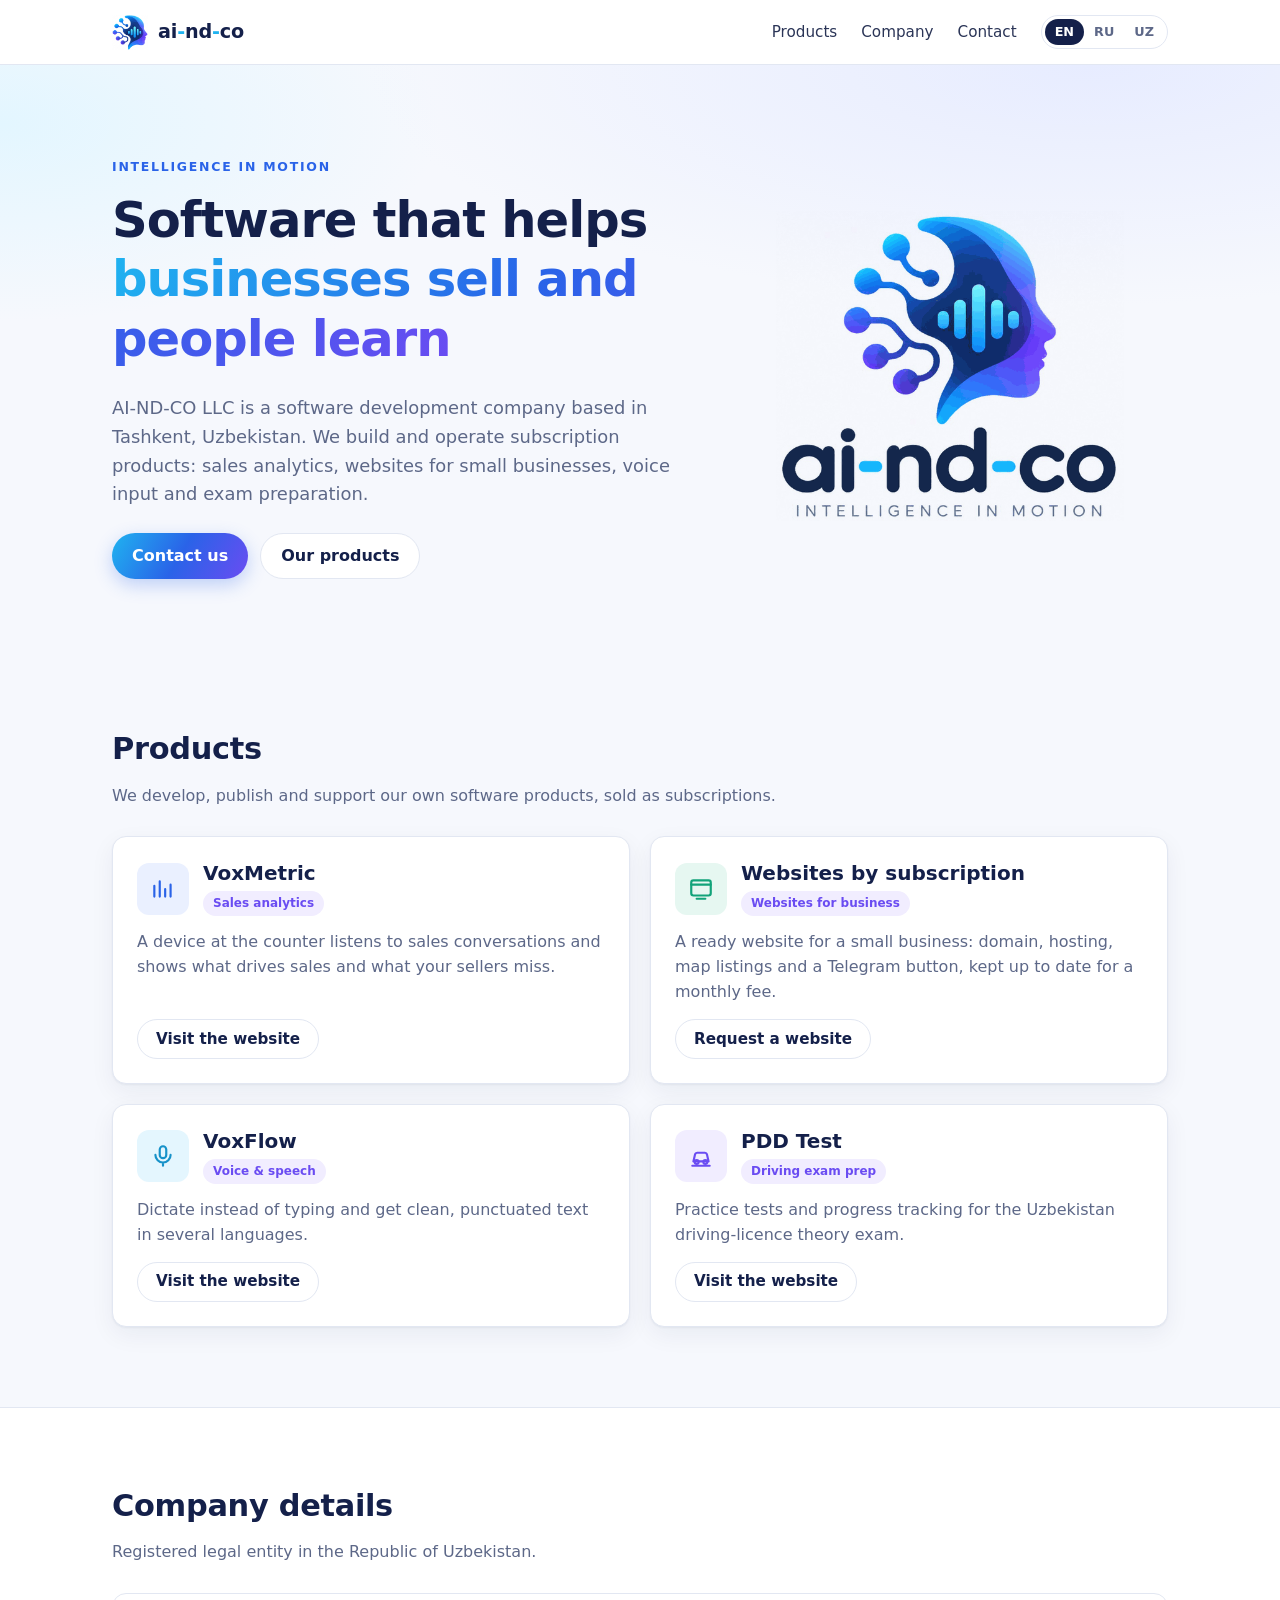
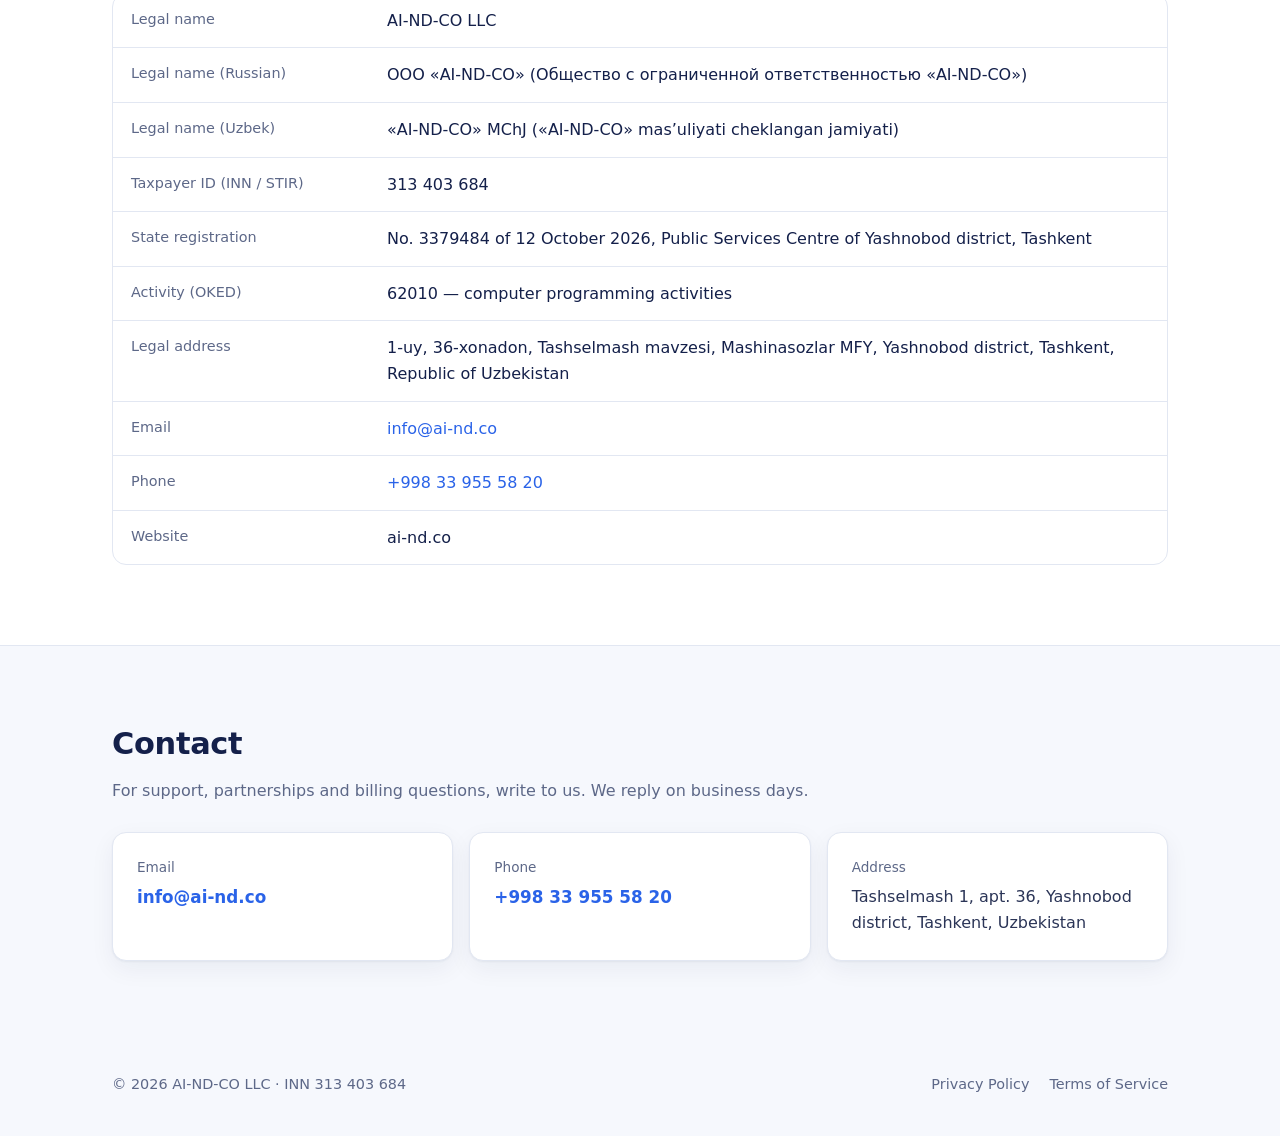
<file: index.html>
<!doctype html>
<html lang="en">
<head>
  <meta charset="utf-8">
  <meta name="viewport" content="width=device-width, initial-scale=1">
  <title data-title-ru="ООО «AI-ND-CO» — разработка программного обеспечения" data-title-uz="«AI-ND-CO» MChJ — dasturiy ta’minot ishlab chiqish">AI-ND-CO LLC — software development</title>
  <meta name="description" content="AI-ND-CO LLC (ООО «AI-ND-CO») is a software development company in Tashkent, Uzbekistan. Products: VoxMetric sales analytics, websites by subscription, VoxFlow, PDD Test.">
  <link rel="icon" type="image/png" href="assets/favicon.png">
  <link rel="stylesheet" href="assets/style.css">
  <script src="assets/index-i18n.js" defer></script>
  <script src="assets/i18n.js" defer></script>
</head>
<body>
  <header class="site-header">
    <div class="wrap">
      <a class="brand" href="#top" aria-label="ai-nd-co home">
        <img src="assets/ai-nd-co-mark.png" alt="" width="36" height="35">
        <span>ai<span class="dash">-</span>nd<span class="dash">-</span>co</span>
      </a>
      <nav class="nav" aria-label="Sections">
        <a href="#products" data-i18n="nav_products">Products</a>
        <a href="#company" data-i18n="nav_company">Company</a>
        <a href="#contact" data-i18n="nav_contact">Contact</a>
      </nav>
      <div class="lang" role="group" aria-label="Language">
        <button type="button" data-set-lang="en" aria-pressed="true">EN</button>
        <button type="button" data-set-lang="ru" aria-pressed="false">RU</button>
        <button type="button" data-set-lang="uz" aria-pressed="false">UZ</button>
      </div>
    </div>
  </header>

  <main id="top">
    <section class="hero">
      <div class="wrap">
        <div>
          <span class="eyebrow">Intelligence in Motion</span>
          <h1 data-i18n="hero_title">Software that helps <span class="gradient-text">businesses sell and people learn</span></h1>
          <p class="lead" data-i18n="hero_lead">AI-ND-CO LLC is a software development company based in Tashkent, Uzbekistan. We build and operate subscription products: sales analytics, websites for small businesses, voice input and exam preparation.</p>
          <div class="actions">
            <a class="btn btn-primary" href="mailto:info@ai-nd.co" data-i18n="cta_contact">Contact us</a>
            <a class="btn btn-ghost" href="#products" data-i18n="cta_products">Our products</a>
          </div>
        </div>
        <img class="hero-logo" src="assets/ai-nd-co-logo.png" alt="ai-nd-co — Intelligence in Motion" width="560" height="500">
      </div>
    </section>

    <section class="block" id="products">
      <div class="wrap">
        <div class="section-head">
          <h2 data-i18n="products_title">Products</h2>
          <p data-i18n="products_lead">We develop, publish and support our own software products, sold as subscriptions.</p>
        </div>
        <div class="cards products">
          <article class="card product p-vm">
            <div class="card-head">
              <div class="icon" aria-hidden="true"><svg viewBox="0 0 24 24"><path d="M4 19V9M9 19V5M14 19v-7M19 19V8"/></svg></div>
              <div>
                <h3>VoxMetric</h3>
                <span class="tag" data-i18n="vm_tag">Sales analytics</span>
              </div>
            </div>
            <p data-i18n="vm_text">A device at the counter listens to sales conversations and shows what drives sales and what your sellers miss.</p>
            <a class="btn btn-ghost more" href="https://vox-metric.online" data-i18n="more_site">Visit the website</a>
          </article>
          <article class="card product p-sites">
            <div class="card-head">
              <div class="icon" aria-hidden="true"><svg viewBox="0 0 24 24"><rect x="3" y="4" width="18" height="14" rx="2"/><path d="M3 8h18M8 21h8"/></svg></div>
              <div>
                <h3><span data-i18n="sites_name">Websites by subscription</span></h3>
                <span class="tag" data-i18n="sites_tag">Websites for business</span>
              </div>
            </div>
            <p data-i18n="sites_text">A ready website for a small business: domain, hosting, map listings and a Telegram button, kept up to date for a monthly fee.</p>
            <a class="btn btn-ghost more" href="#contact" data-i18n="more_request">Request a website</a>
          </article>
          <article class="card product p-vox">
            <div class="card-head">
              <div class="icon" aria-hidden="true"><svg viewBox="0 0 24 24"><rect x="9" y="3" width="6" height="11" rx="3"/><path d="M5 11a7 7 0 0 0 14 0M12 18v3"/></svg></div>
              <div>
                <h3>VoxFlow</h3>
                <span class="tag" data-i18n="vox_tag">Voice &amp; speech</span>
              </div>
            </div>
            <p data-i18n="vox_text">Dictate instead of typing and get clean, punctuated text in several languages.</p>
            <a class="btn btn-ghost more" href="https://vox-flow.app" data-i18n="more_site">Visit the website</a>
          </article>
          <article class="card product p-pdd">
            <div class="card-head">
              <div class="icon" aria-hidden="true"><svg viewBox="0 0 24 24"><path d="M5 17h14l-1.5-6.5A2 2 0 0 0 15.6 9H8.4a2 2 0 0 0-1.9 1.5Z"/><circle cx="8" cy="17.5" r="1.8"/><circle cx="16" cy="17.5" r="1.8"/><path d="M4 21h16"/></svg></div>
              <div>
                <h3>PDD Test</h3>
                <span class="tag" data-i18n="pdd_tag">Driving exam prep</span>
              </div>
            </div>
            <p data-i18n="pdd_text">Practice tests and progress tracking for the Uzbekistan driving-licence theory exam.</p>
            <a class="btn btn-ghost more" href="https://pdd-test.online" data-i18n="more_site">Visit the website</a>
          </article>
        </div>
      </div>
    </section>

    <section class="block alt" id="company">
      <div class="wrap">
        <div class="section-head">
          <h2 data-i18n="company_title">Company details</h2>
          <p data-i18n="company_lead">Registered legal entity in the Republic of Uzbekistan.</p>
        </div>
        <dl class="details">
          <div><dt data-i18n="d_name_en">Legal name</dt><dd>AI-ND-CO LLC</dd></div>
          <div><dt data-i18n="d_name_ru">Legal name (Russian)</dt><dd>ООО «AI-ND-CO» (Общество с ограниченной ответственностью «AI-ND-CO»)</dd></div>
          <div><dt data-i18n="d_name_uz">Legal name (Uzbek)</dt><dd>«AI-ND-CO» MChJ («AI-ND-CO» mas’uliyati cheklangan jamiyati)</dd></div>
          <div><dt data-i18n="d_inn">Taxpayer ID (INN / STIR)</dt><dd>313 403 684</dd></div>
          <div><dt data-i18n="d_reg">State registration</dt><dd data-i18n="d_reg_v">No. 3379484 of 12 October 2026, Public Services Centre of Yashnobod district, Tashkent</dd></div>
          <div><dt data-i18n="d_okved">Activity (OKED)</dt><dd data-i18n="d_okved_v">62010 — computer programming activities</dd></div>
          <div><dt data-i18n="d_addr">Legal address</dt><dd>1-uy, 36-xonadon, Tashselmash mavzesi, Mashinasozlar MFY, <span data-i18n="d_addr_v">Yashnobod district, Tashkent, Republic of Uzbekistan</span></dd></div>
          <div><dt data-i18n="d_email">Email</dt><dd><a href="mailto:info@ai-nd.co">info@ai-nd.co</a></dd></div>
          <div><dt data-i18n="d_phone">Phone</dt><dd><a href="tel:+998339555820">+998 33 955 58 20</a></dd></div>
          <div><dt data-i18n="d_web">Website</dt><dd>ai-nd.co</dd></div>
        </dl>
      </div>
    </section>

    <section class="block" id="contact">
      <div class="wrap">
        <div class="section-head">
          <h2 data-i18n="contact_title">Contact</h2>
          <p data-i18n="contact_lead">For support, partnerships and billing questions, write to us. We reply on business days.</p>
        </div>
        <div class="contact">
          <div class="card"><span class="label" data-i18n="c_email">Email</span><a href="mailto:info@ai-nd.co">info@ai-nd.co</a></div>
          <div class="card"><span class="label" data-i18n="c_phone">Phone</span><a href="tel:+998339555820">+998 33 955 58 20</a></div>
          <div class="card"><span class="label" data-i18n="c_addr">Address</span><span data-i18n="c_addr_v">Tashselmash 1, apt. 36, Yashnobod district, Tashkent, Uzbekistan</span></div>
        </div>
      </div>
    </section>
  </main>

  <footer class="site-footer">
    <div class="wrap">
      <span>© 2026 AI-ND-CO LLC · <span data-i18n="f_inn">INN</span> 313 403 684</span>
      <nav aria-label="Legal">
        <a href="privacy.html" data-page="privacy.html" data-i18n="f_privacy">Privacy Policy</a>
        <a href="terms.html" data-page="terms.html" data-i18n="f_terms">Terms of Service</a>
      </nav>
    </div>
  </footer>
</body>
</html>
</file>
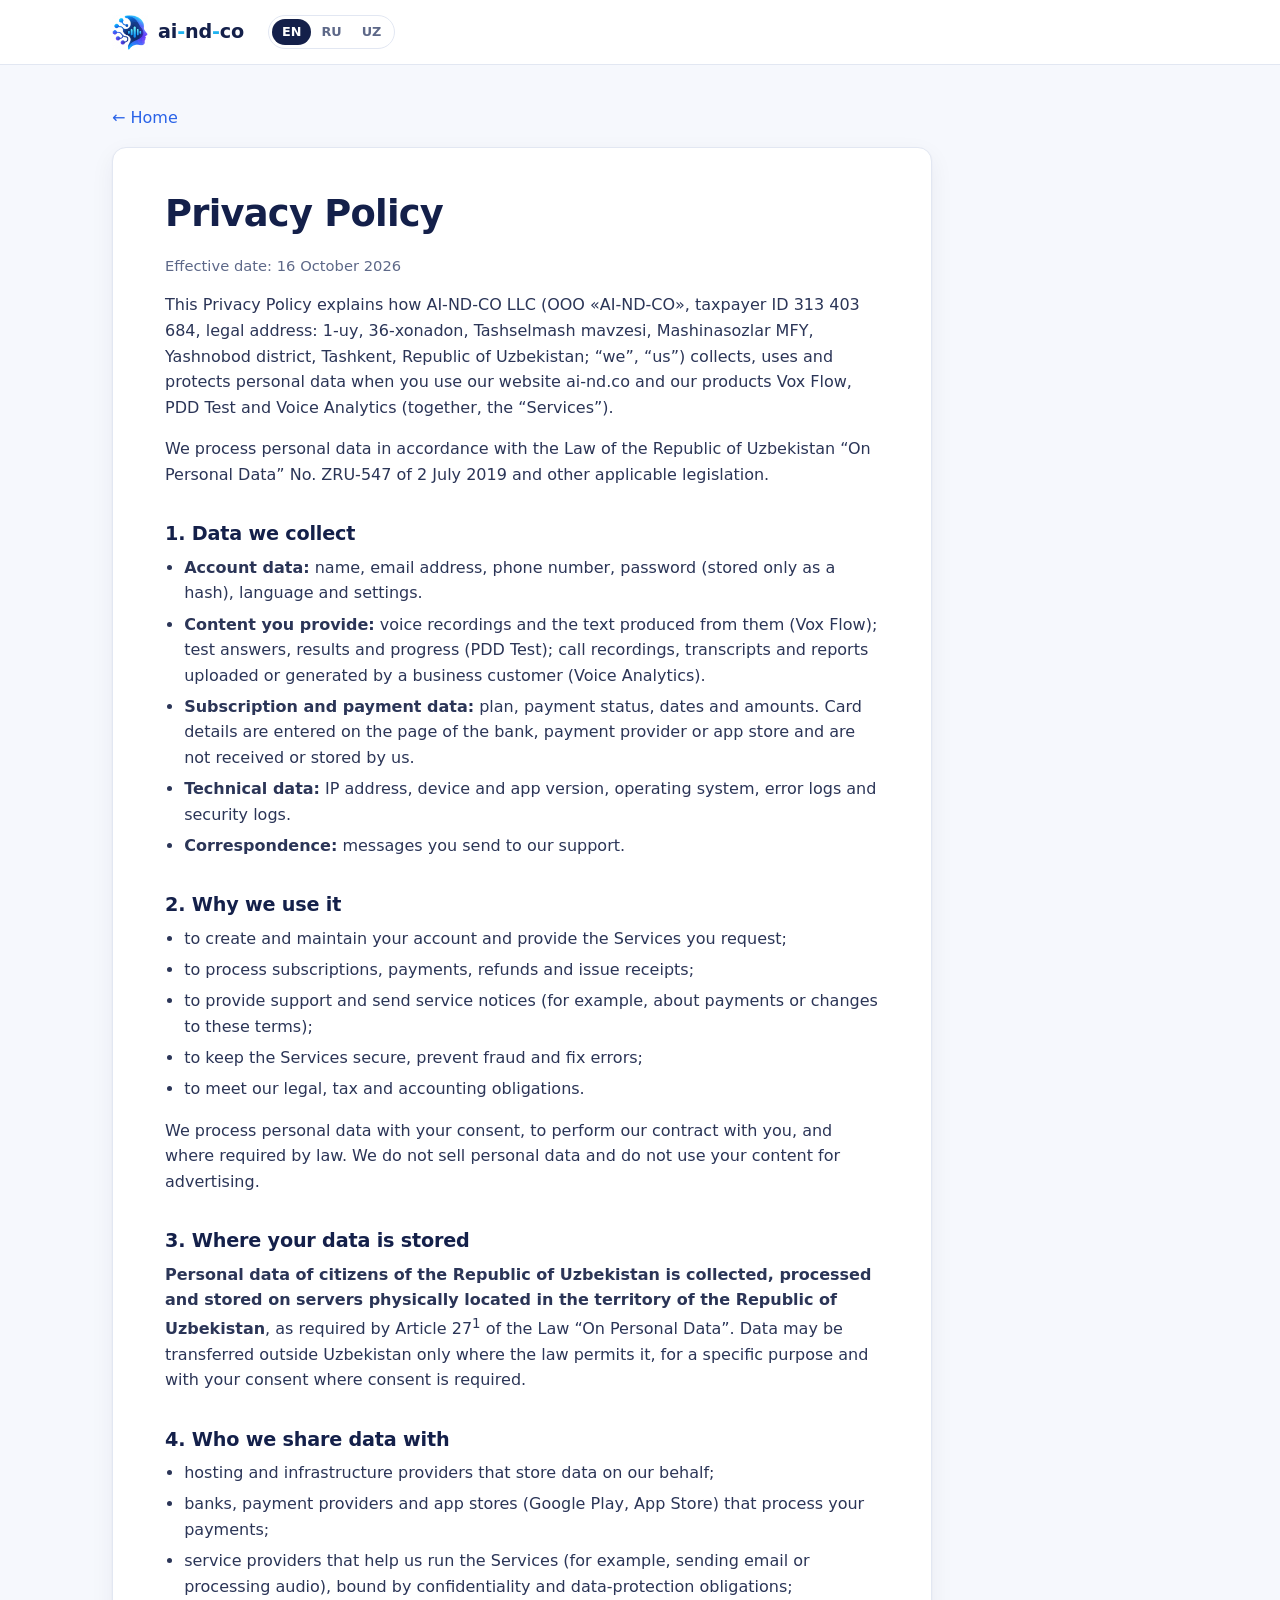
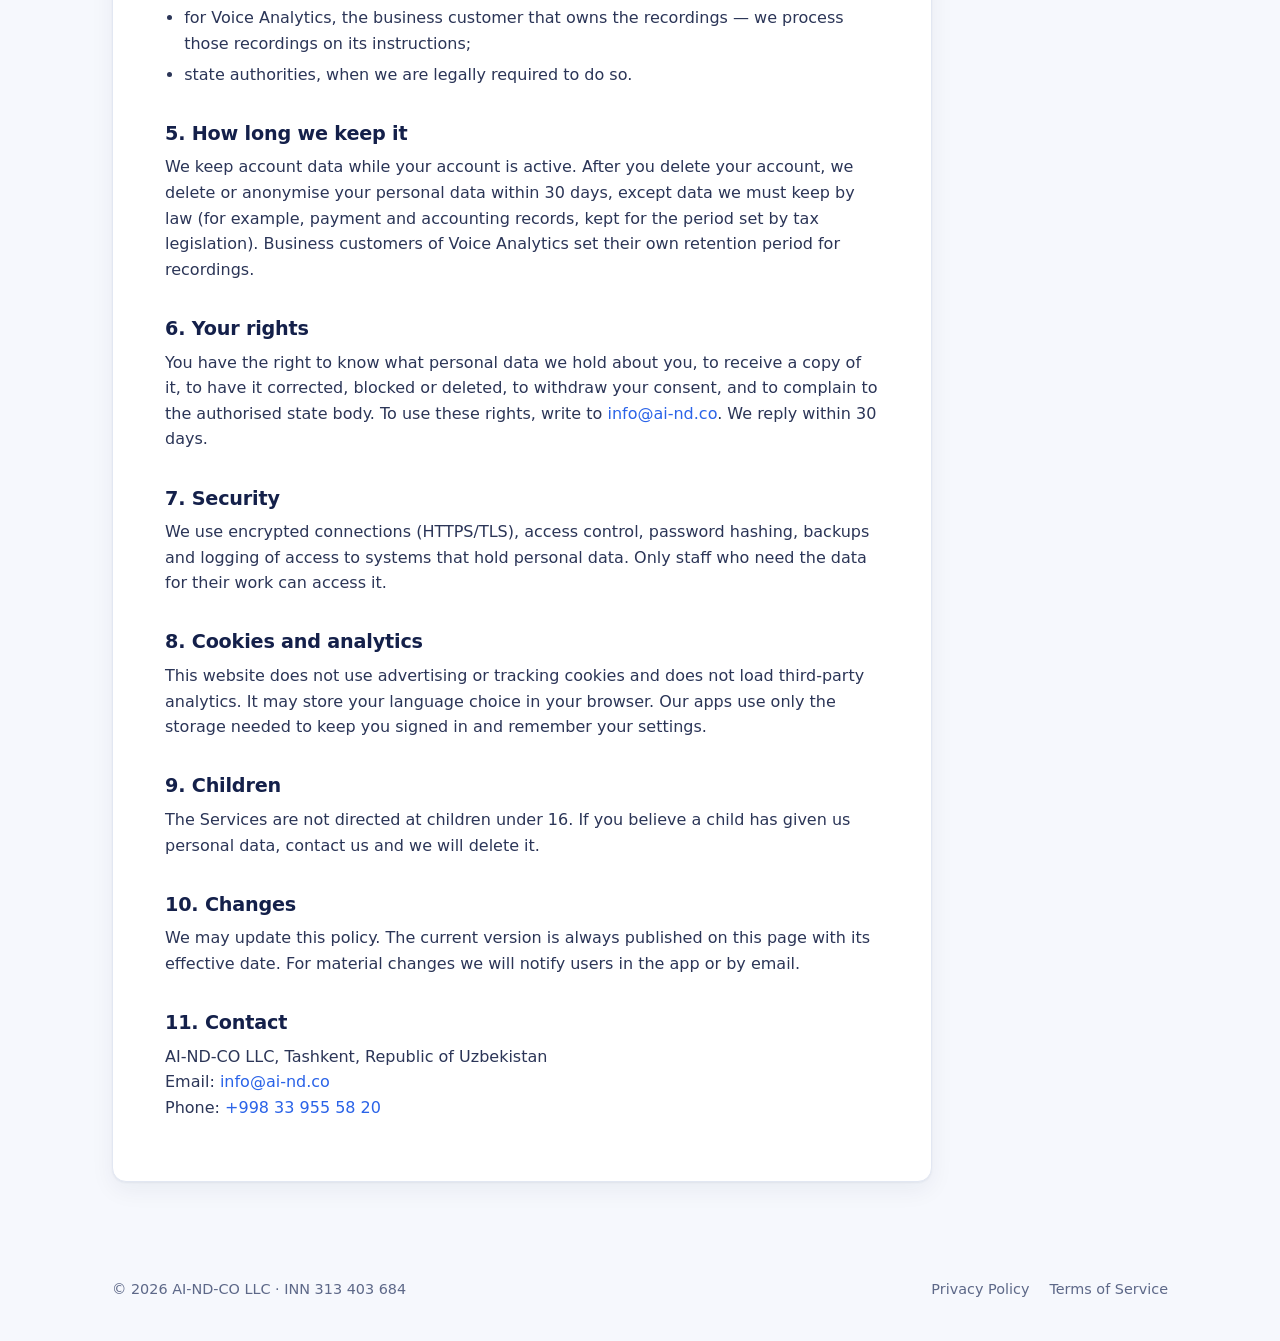
<file: privacy.html>
<!doctype html>
<html lang="en">
<head>
  <meta charset="utf-8">
  <meta name="viewport" content="width=device-width, initial-scale=1">
  <title data-title-ru="Политика конфиденциальности — ООО «AI-ND-CO»" data-title-uz="Maxfiylik siyosati — «AI-ND-CO» MChJ">Privacy Policy — AI-ND-CO LLC</title>
  <meta name="description" content="Privacy Policy of AI-ND-CO LLC (ООО «AI-ND-CO»), Tashkent, Uzbekistan.">
  <link rel="icon" type="image/png" href="assets/favicon.png">
  <link rel="stylesheet" href="assets/style.css">
  <script src="assets/legal-i18n.js" defer></script>
  <script src="assets/i18n.js" defer></script>
</head>
<body>
  <header class="site-header">
    <div class="wrap">
      <a class="brand" href="index.html" data-page="index.html" aria-label="ai-nd-co home">
        <img src="assets/ai-nd-co-mark.png" alt="" width="36" height="35">
        <span>ai<span class="dash">-</span>nd<span class="dash">-</span>co</span>
      </a>
      <div class="lang" role="group" aria-label="Language">
        <button type="button" data-set-lang="en" aria-pressed="true">EN</button>
        <button type="button" data-set-lang="ru" aria-pressed="false">RU</button>
        <button type="button" data-set-lang="uz" aria-pressed="false">UZ</button>
      </div>
    </div>
  </header>

  <main class="legal">
    <div class="wrap">
      <p><a href="index.html" data-page="index.html" data-i18n="back">← Home</a></p>
      <article>

        <div data-lang="en">
          <h1>Privacy Policy</h1>
          <p class="meta">Effective date: 16 October 2026</p>

          <p>This Privacy Policy explains how AI-ND-CO LLC (ООО «AI-ND-CO», taxpayer ID 313 403 684, legal address: 1-uy, 36-xonadon, Tashselmash mavzesi, Mashinasozlar MFY, Yashnobod district, Tashkent, Republic of Uzbekistan; “we”, “us”) collects, uses and protects personal data when you use our website ai-nd.co and our products Vox Flow, PDD Test and Voice Analytics (together, the “Services”).</p>
          <p>We process personal data in accordance with the Law of the Republic of Uzbekistan “On Personal Data” No. ZRU-547 of 2 July 2019 and other applicable legislation.</p>

          <h2>1. Data we collect</h2>
          <ul>
            <li><strong>Account data:</strong> name, email address, phone number, password (stored only as a hash), language and settings.</li>
            <li><strong>Content you provide:</strong> voice recordings and the text produced from them (Vox Flow); test answers, results and progress (PDD Test); call recordings, transcripts and reports uploaded or generated by a business customer (Voice Analytics).</li>
            <li><strong>Subscription and payment data:</strong> plan, payment status, dates and amounts. Card details are entered on the page of the bank, payment provider or app store and are not received or stored by us.</li>
            <li><strong>Technical data:</strong> IP address, device and app version, operating system, error logs and security logs.</li>
            <li><strong>Correspondence:</strong> messages you send to our support.</li>
          </ul>

          <h2>2. Why we use it</h2>
          <ul>
            <li>to create and maintain your account and provide the Services you request;</li>
            <li>to process subscriptions, payments, refunds and issue receipts;</li>
            <li>to provide support and send service notices (for example, about payments or changes to these terms);</li>
            <li>to keep the Services secure, prevent fraud and fix errors;</li>
            <li>to meet our legal, tax and accounting obligations.</li>
          </ul>
          <p>We process personal data with your consent, to perform our contract with you, and where required by law. We do not sell personal data and do not use your content for advertising.</p>

          <h2>3. Where your data is stored</h2>
          <p><strong>Personal data of citizens of the Republic of Uzbekistan is collected, processed and stored on servers physically located in the territory of the Republic of Uzbekistan</strong>, as required by Article 27<sup>1</sup> of the Law “On Personal Data”. Data may be transferred outside Uzbekistan only where the law permits it, for a specific purpose and with your consent where consent is required.</p>

          <h2>4. Who we share data with</h2>
          <ul>
            <li>hosting and infrastructure providers that store data on our behalf;</li>
            <li>banks, payment providers and app stores (Google Play, App Store) that process your payments;</li>
            <li>service providers that help us run the Services (for example, sending email or processing audio), bound by confidentiality and data-protection obligations;</li>
            <li>for Voice Analytics, the business customer that owns the recordings — we process those recordings on its instructions;</li>
            <li>state authorities, when we are legally required to do so.</li>
          </ul>

          <h2>5. How long we keep it</h2>
          <p>We keep account data while your account is active. After you delete your account, we delete or anonymise your personal data within 30 days, except data we must keep by law (for example, payment and accounting records, kept for the period set by tax legislation). Business customers of Voice Analytics set their own retention period for recordings.</p>

          <h2>6. Your rights</h2>
          <p>You have the right to know what personal data we hold about you, to receive a copy of it, to have it corrected, blocked or deleted, to withdraw your consent, and to complain to the authorised state body. To use these rights, write to <a href="mailto:info@ai-nd.co">info@ai-nd.co</a>. We reply within 30 days.</p>

          <h2>7. Security</h2>
          <p>We use encrypted connections (HTTPS/TLS), access control, password hashing, backups and logging of access to systems that hold personal data. Only staff who need the data for their work can access it.</p>

          <h2>8. Cookies and analytics</h2>
          <p>This website does not use advertising or tracking cookies and does not load third-party analytics. It may store your language choice in your browser. Our apps use only the storage needed to keep you signed in and remember your settings.</p>

          <h2>9. Children</h2>
          <p>The Services are not directed at children under 16. If you believe a child has given us personal data, contact us and we will delete it.</p>

          <h2>10. Changes</h2>
          <p>We may update this policy. The current version is always published on this page with its effective date. For material changes we will notify users in the app or by email.</p>

          <h2>11. Contact</h2>
          <p>AI-ND-CO LLC, Tashkent, Republic of Uzbekistan<br>
          Email: <a href="mailto:info@ai-nd.co">info@ai-nd.co</a><br>
          Phone: <a href="tel:+998339555820">+998 33 955 58 20</a></p>
        </div>

        <div data-lang="uz" hidden>
          <p class="notice">Ushbu hujjatning rus tilidagi matni quyida keltirilgan. O‘zbek tilidagi matnni so‘rov bo‘yicha <a href="mailto:info@ai-nd.co">info@ai-nd.co</a> manzilidan olishingiz mumkin.</p>
        </div>

        <div data-lang="ru uz" hidden>
          <h1>Политика конфиденциальности</h1>
          <p class="meta">Действует с 16 октября 2026 г.</p>

          <p>Настоящая Политика описывает, как ООО «AI-ND-CO» (AI-ND-CO LLC, ИНН 313 403 684, юридический адрес: Республика Узбекистан, г. Ташкент, Яшнабадский район, Mashinasozlar MFY, Tashselmash mavzesi, 1-uy, 36-xonadon; «мы») собирает, использует и защищает персональные данные при использовании сайта ai-nd.co и наших продуктов Vox Flow, PDD Test и Voice Analytics (вместе — «Сервисы»).</p>
          <p>Мы обрабатываем персональные данные в соответствии с Законом Республики Узбекистан «О персональных данных» № ЗРУ-547 от 2 июля 2019 г. и иным применимым законодательством.</p>

          <h2>1. Какие данные мы собираем</h2>
          <ul>
            <li><strong>Данные учётной записи:</strong> имя, адрес эл. почты, номер телефона, пароль (хранится только в виде хеша), язык и настройки.</li>
            <li><strong>Ваш контент:</strong> голосовые записи и полученный из них текст (Vox Flow); ответы на тесты, результаты и прогресс (PDD Test); записи звонков, расшифровки и отчёты, загруженные или созданные бизнес-клиентом (Voice Analytics).</li>
            <li><strong>Данные о подписке и оплате:</strong> тариф, статус, даты и суммы платежей. Данные карты вводятся на странице банка, платёжной организации или магазина приложений; мы их не получаем и не храним.</li>
            <li><strong>Технические данные:</strong> IP-адрес, устройство и версия приложения, операционная система, журналы ошибок и безопасности.</li>
            <li><strong>Переписка:</strong> сообщения, которые вы отправляете в поддержку.</li>
          </ul>

          <h2>2. Для чего мы их используем</h2>
          <ul>
            <li>создание и ведение учётной записи, предоставление запрошенных Сервисов;</li>
            <li>оформление подписок, приём платежей, возвраты и выдача чеков;</li>
            <li>поддержка и служебные уведомления (например, об оплате или изменении условий);</li>
            <li>безопасность Сервисов, предотвращение мошенничества и исправление ошибок;</li>
            <li>исполнение требований законодательства, налогового и бухгалтерского учёта.</li>
          </ul>
          <p>Основания обработки: ваше согласие, исполнение договора с вами и требования закона. Мы не продаём персональные данные и не используем ваш контент для рекламы.</p>

          <h2>3. Где хранятся данные</h2>
          <p><strong>Персональные данные граждан Республики Узбекистан собираются, обрабатываются и хранятся на серверах, физически расположенных на территории Республики Узбекистан</strong>, как требует статья 27<sup>1</sup> Закона «О персональных данных». Передача данных за пределы Узбекистана возможна только в случаях, допускаемых законом, для определённой цели и с вашего согласия, если оно требуется.</p>

          <h2>4. Кому мы передаём данные</h2>
          <ul>
            <li>провайдерам хостинга и инфраструктуры, которые хранят данные по нашему поручению;</li>
            <li>банкам, платёжным организациям и магазинам приложений (Google Play, App Store), которые проводят ваши платежи;</li>
            <li>подрядчикам, помогающим работе Сервисов (например, отправка писем или обработка аудио), связанным обязательствами о конфиденциальности и защите данных;</li>
            <li>в Voice Analytics — бизнес-клиенту, которому принадлежат записи: мы обрабатываем их по его поручению;</li>
            <li>государственным органам — в случаях, предусмотренных законом.</li>
          </ul>

          <h2>5. Сроки хранения</h2>
          <p>Данные учётной записи хранятся, пока она активна. После удаления учётной записи мы удаляем или обезличиваем персональные данные в течение 30 дней, кроме данных, которые обязаны хранить по закону (например, платёжные и бухгалтерские документы — в течение срока, установленного налоговым законодательством). Бизнес-клиенты Voice Analytics сами устанавливают срок хранения записей.</p>

          <h2>6. Ваши права</h2>
          <p>Вы вправе знать, какие ваши персональные данные у нас есть, получить их копию, потребовать их уточнения, блокирования или удаления, отозвать согласие и обратиться с жалобой в уполномоченный государственный орган. Для этого напишите на <a href="mailto:info@ai-nd.co">info@ai-nd.co</a>. Мы отвечаем в течение 30 дней.</p>

          <h2>7. Безопасность</h2>
          <p>Мы используем шифрованные соединения (HTTPS/TLS), разграничение доступа, хеширование паролей, резервное копирование и журналирование доступа к системам с персональными данными. Доступ есть только у сотрудников, которым данные нужны для работы.</p>

          <h2>8. Cookie и аналитика</h2>
          <p>Сайт не использует рекламные и отслеживающие cookie и не подключает сторонние системы аналитики. В браузере может сохраняться выбранный язык. Приложения используют только хранилище, необходимое для входа в учётную запись и сохранения настроек.</p>

          <h2>9. Дети</h2>
          <p>Сервисы не предназначены для детей младше 16 лет. Если вы считаете, что ребёнок передал нам персональные данные, напишите нам, и мы их удалим.</p>

          <h2>10. Изменения</h2>
          <p>Мы можем обновлять Политику. Действующая редакция с датой вступления в силу всегда опубликована на этой странице. О существенных изменениях мы сообщаем в приложении или по эл. почте.</p>

          <h2>11. Контакты</h2>
          <p>ООО «AI-ND-CO», г. Ташкент, Республика Узбекистан<br>
          Эл. почта: <a href="mailto:info@ai-nd.co">info@ai-nd.co</a><br>
          Телефон: <a href="tel:+998339555820">+998 33 955 58 20</a></p>
        </div>

      </article>
    </div>
  </main>

  <footer class="site-footer">
    <div class="wrap">
      <span>© 2026 AI-ND-CO LLC · <span data-i18n="f_inn">INN</span> 313 403 684</span>
      <nav aria-label="Legal">
        <a href="privacy.html" data-page="privacy.html" data-i18n="f_privacy">Privacy Policy</a>
        <a href="terms.html" data-page="terms.html" data-i18n="f_terms">Terms of Service</a>
      </nav>
    </div>
  </footer>
</body>
</html>
</file>
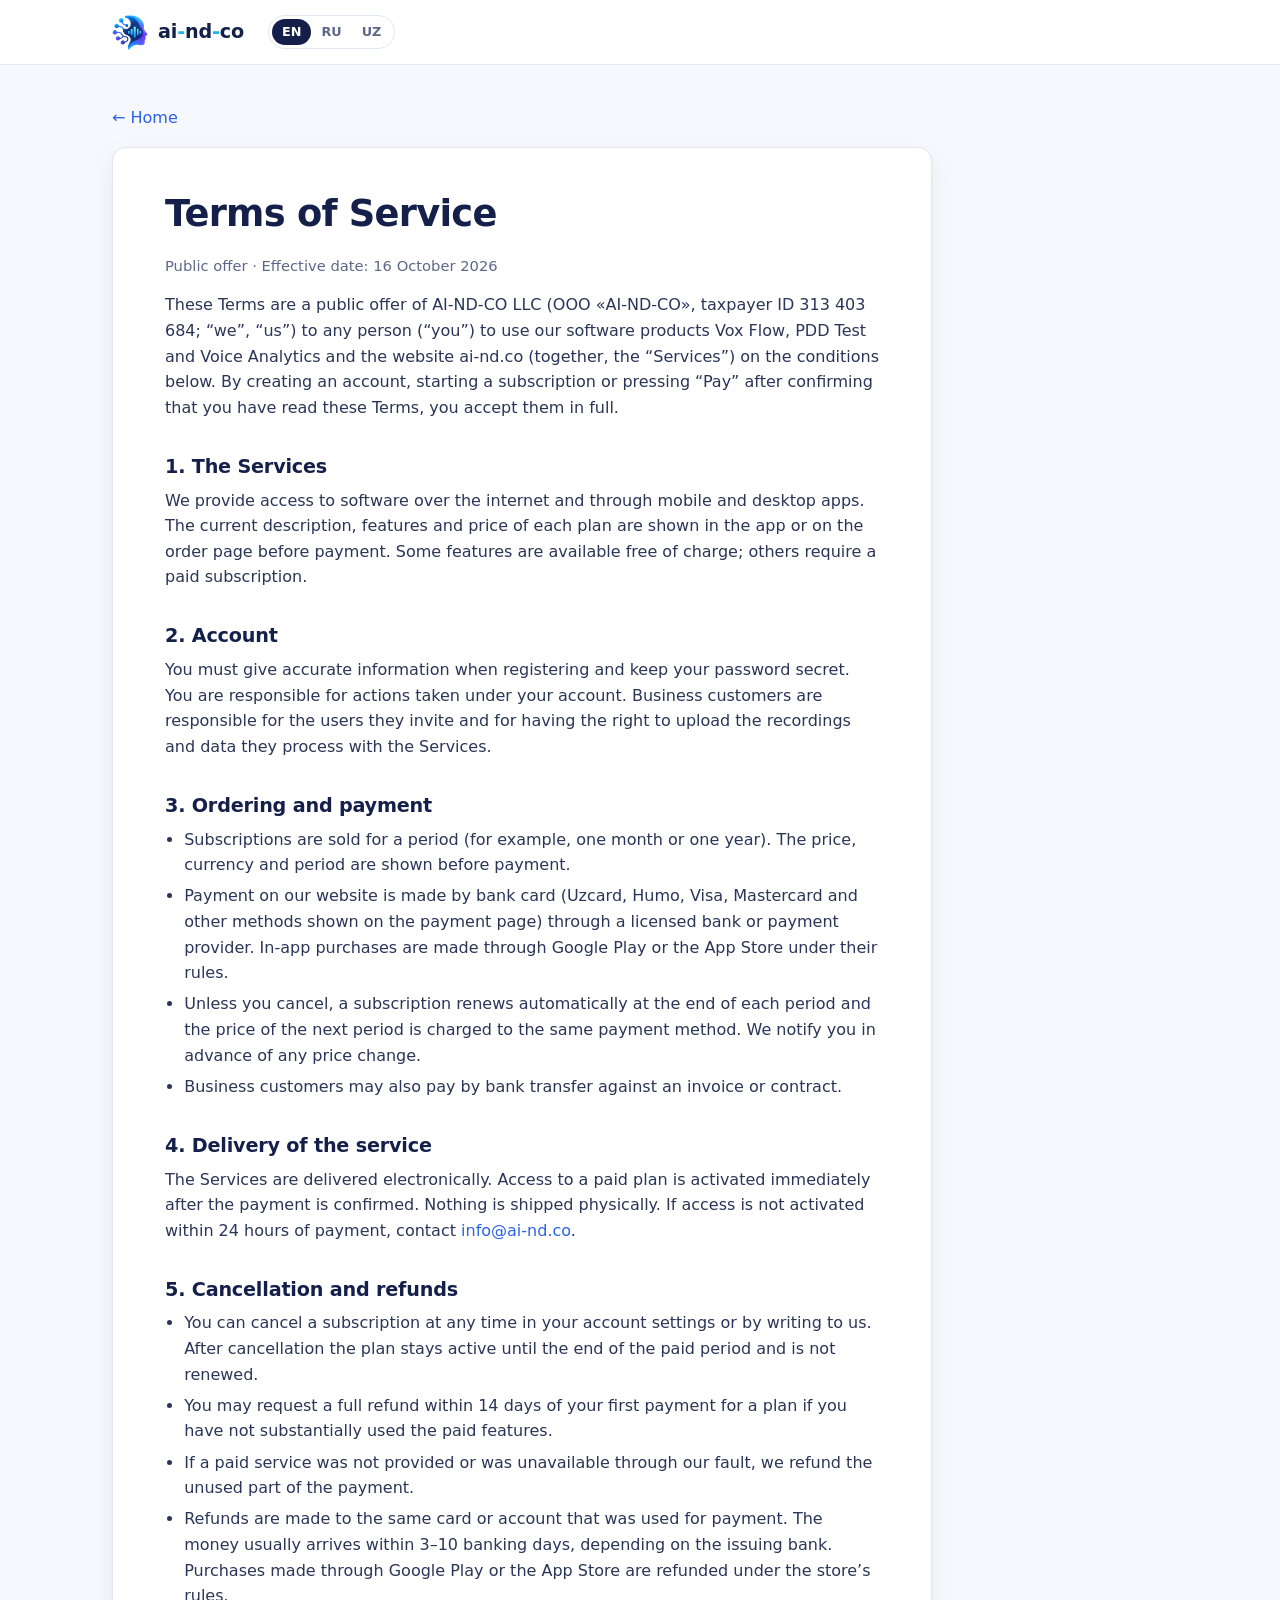
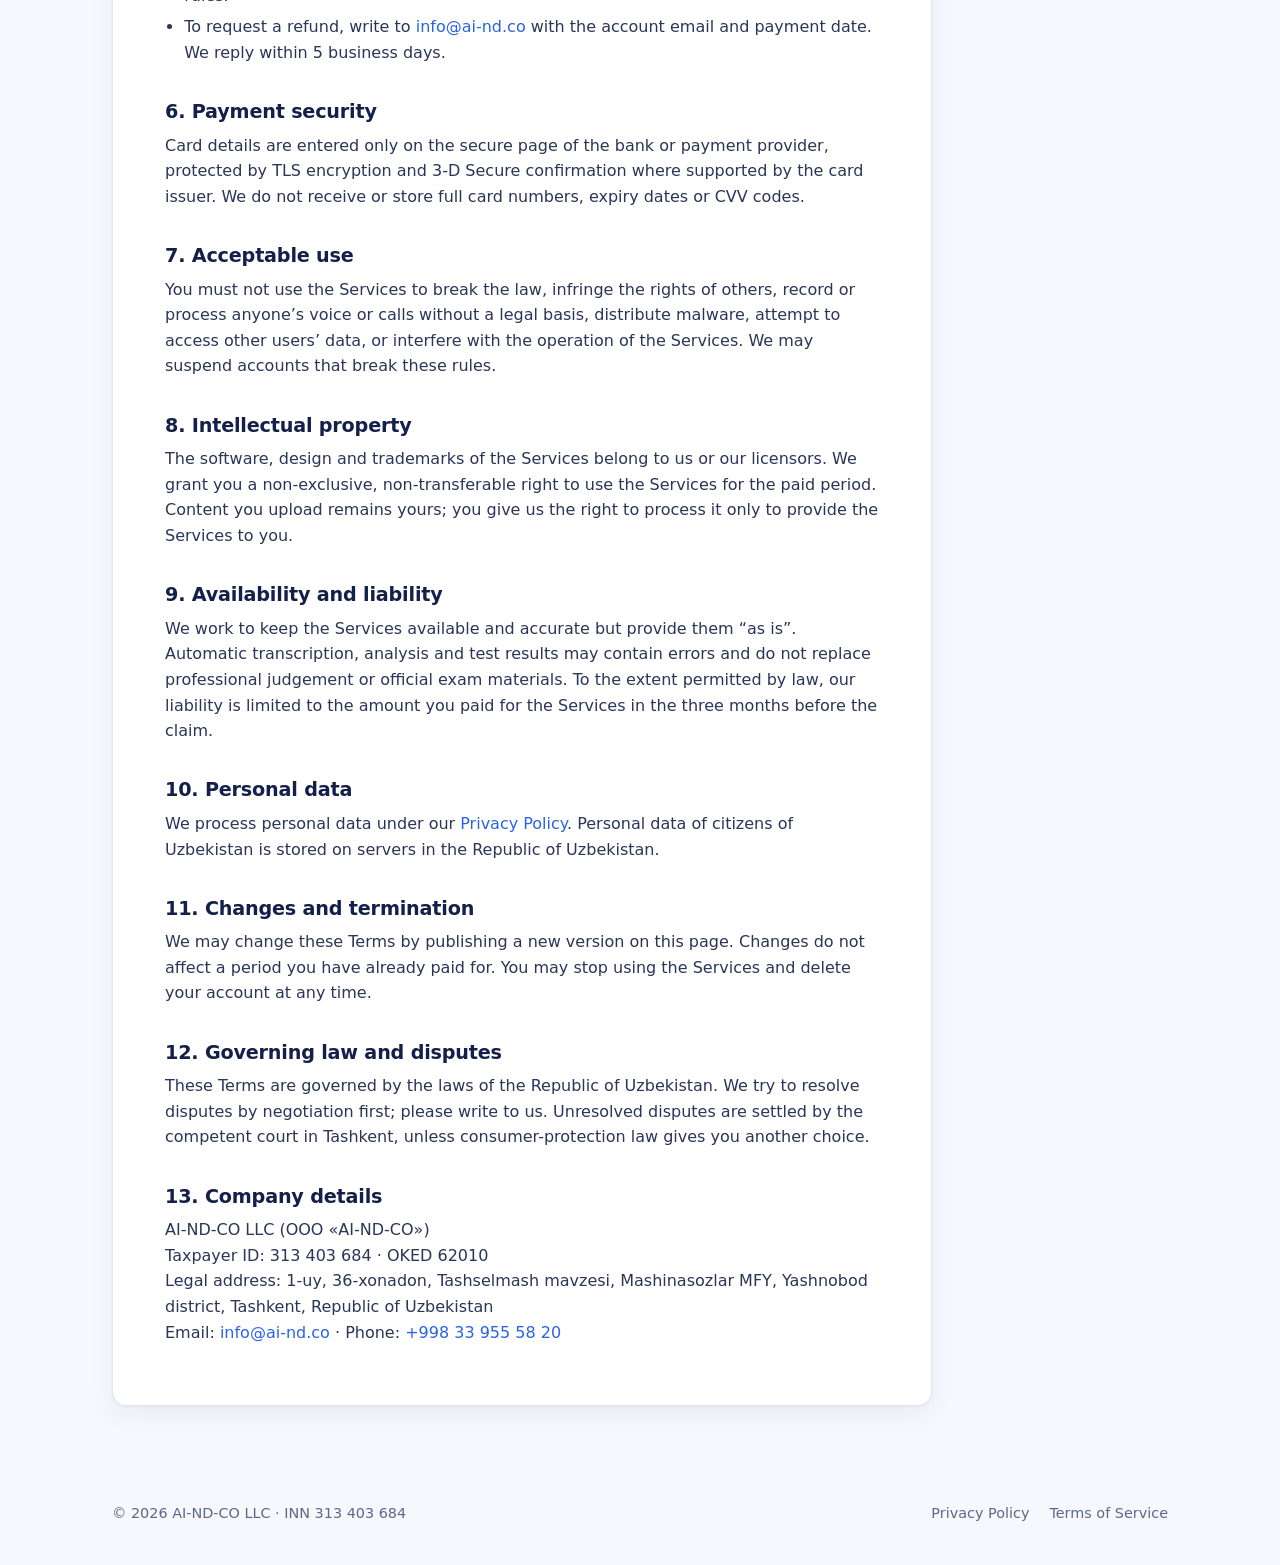
<file: terms.html>
<!doctype html>
<html lang="en">
<head>
  <meta charset="utf-8">
  <meta name="viewport" content="width=device-width, initial-scale=1">
  <title data-title-ru="Условия использования — ООО «AI-ND-CO»" data-title-uz="Foydalanish shartlari — «AI-ND-CO» MChJ">Terms of Service — AI-ND-CO LLC</title>
  <meta name="description" content="Terms of Service and public offer of AI-ND-CO LLC (ООО «AI-ND-CO») for software subscriptions.">
  <link rel="icon" type="image/png" href="assets/favicon.png">
  <link rel="stylesheet" href="assets/style.css">
  <script src="assets/legal-i18n.js" defer></script>
  <script src="assets/i18n.js" defer></script>
</head>
<body>
  <header class="site-header">
    <div class="wrap">
      <a class="brand" href="index.html" data-page="index.html" aria-label="ai-nd-co home">
        <img src="assets/ai-nd-co-mark.png" alt="" width="36" height="35">
        <span>ai<span class="dash">-</span>nd<span class="dash">-</span>co</span>
      </a>
      <div class="lang" role="group" aria-label="Language">
        <button type="button" data-set-lang="en" aria-pressed="true">EN</button>
        <button type="button" data-set-lang="ru" aria-pressed="false">RU</button>
        <button type="button" data-set-lang="uz" aria-pressed="false">UZ</button>
      </div>
    </div>
  </header>

  <main class="legal">
    <div class="wrap">
      <p><a href="index.html" data-page="index.html" data-i18n="back">← Home</a></p>
      <article>

        <div data-lang="en">
          <h1>Terms of Service</h1>
          <p class="meta">Public offer · Effective date: 16 October 2026</p>

          <p>These Terms are a public offer of AI-ND-CO LLC (ООО «AI-ND-CO», taxpayer ID 313 403 684; “we”, “us”) to any person (“you”) to use our software products Vox Flow, PDD Test and Voice Analytics and the website ai-nd.co (together, the “Services”) on the conditions below. By creating an account, starting a subscription or pressing “Pay” after confirming that you have read these Terms, you accept them in full.</p>

          <h2>1. The Services</h2>
          <p>We provide access to software over the internet and through mobile and desktop apps. The current description, features and price of each plan are shown in the app or on the order page before payment. Some features are available free of charge; others require a paid subscription.</p>

          <h2>2. Account</h2>
          <p>You must give accurate information when registering and keep your password secret. You are responsible for actions taken under your account. Business customers are responsible for the users they invite and for having the right to upload the recordings and data they process with the Services.</p>

          <h2>3. Ordering and payment</h2>
          <ul>
            <li>Subscriptions are sold for a period (for example, one month or one year). The price, currency and period are shown before payment.</li>
            <li>Payment on our website is made by bank card (Uzcard, Humo, Visa, Mastercard and other methods shown on the payment page) through a licensed bank or payment provider. In-app purchases are made through Google Play or the App Store under their rules.</li>
            <li>Unless you cancel, a subscription renews automatically at the end of each period and the price of the next period is charged to the same payment method. We notify you in advance of any price change.</li>
            <li>Business customers may also pay by bank transfer against an invoice or contract.</li>
          </ul>

          <h2>4. Delivery of the service</h2>
          <p>The Services are delivered electronically. Access to a paid plan is activated immediately after the payment is confirmed. Nothing is shipped physically. If access is not activated within 24 hours of payment, contact <a href="mailto:info@ai-nd.co">info@ai-nd.co</a>.</p>

          <h2>5. Cancellation and refunds</h2>
          <ul>
            <li>You can cancel a subscription at any time in your account settings or by writing to us. After cancellation the plan stays active until the end of the paid period and is not renewed.</li>
            <li>You may request a full refund within 14 days of your first payment for a plan if you have not substantially used the paid features.</li>
            <li>If a paid service was not provided or was unavailable through our fault, we refund the unused part of the payment.</li>
            <li>Refunds are made to the same card or account that was used for payment. The money usually arrives within 3–10 banking days, depending on the issuing bank. Purchases made through Google Play or the App Store are refunded under the store’s rules.</li>
            <li>To request a refund, write to <a href="mailto:info@ai-nd.co">info@ai-nd.co</a> with the account email and payment date. We reply within 5 business days.</li>
          </ul>

          <h2>6. Payment security</h2>
          <p>Card details are entered only on the secure page of the bank or payment provider, protected by TLS encryption and 3-D Secure confirmation where supported by the card issuer. We do not receive or store full card numbers, expiry dates or CVV codes.</p>

          <h2>7. Acceptable use</h2>
          <p>You must not use the Services to break the law, infringe the rights of others, record or process anyone’s voice or calls without a legal basis, distribute malware, attempt to access other users’ data, or interfere with the operation of the Services. We may suspend accounts that break these rules.</p>

          <h2>8. Intellectual property</h2>
          <p>The software, design and trademarks of the Services belong to us or our licensors. We grant you a non-exclusive, non-transferable right to use the Services for the paid period. Content you upload remains yours; you give us the right to process it only to provide the Services to you.</p>

          <h2>9. Availability and liability</h2>
          <p>We work to keep the Services available and accurate but provide them “as is”. Automatic transcription, analysis and test results may contain errors and do not replace professional judgement or official exam materials. To the extent permitted by law, our liability is limited to the amount you paid for the Services in the three months before the claim.</p>

          <h2>10. Personal data</h2>
          <p>We process personal data under our <a href="privacy.html" data-page="privacy.html">Privacy Policy</a>. Personal data of citizens of Uzbekistan is stored on servers in the Republic of Uzbekistan.</p>

          <h2>11. Changes and termination</h2>
          <p>We may change these Terms by publishing a new version on this page. Changes do not affect a period you have already paid for. You may stop using the Services and delete your account at any time.</p>

          <h2>12. Governing law and disputes</h2>
          <p>These Terms are governed by the laws of the Republic of Uzbekistan. We try to resolve disputes by negotiation first; please write to us. Unresolved disputes are settled by the competent court in Tashkent, unless consumer-protection law gives you another choice.</p>

          <h2>13. Company details</h2>
          <p>AI-ND-CO LLC (ООО «AI-ND-CO»)<br>
          Taxpayer ID: 313 403 684 · OKED 62010<br>
          Legal address: 1-uy, 36-xonadon, Tashselmash mavzesi, Mashinasozlar MFY, Yashnobod district, Tashkent, Republic of Uzbekistan<br>
          Email: <a href="mailto:info@ai-nd.co">info@ai-nd.co</a> · Phone: <a href="tel:+998339555820">+998 33 955 58 20</a></p>
        </div>

        <div data-lang="uz" hidden>
          <p class="notice">Ushbu hujjatning rus tilidagi matni quyida keltirilgan. O‘zbek tilidagi matnni so‘rov bo‘yicha <a href="mailto:info@ai-nd.co">info@ai-nd.co</a> manzilidan olishingiz mumkin.</p>
        </div>

        <div data-lang="ru uz" hidden>
          <h1>Условия использования</h1>
          <p class="meta">Публичная оферта · Действует с 16 октября 2026 г.</p>

          <p>Настоящие Условия — публичная оферта ООО «AI-ND-CO» (AI-ND-CO LLC, ИНН 313 403 684; «мы») любому лицу («вы») на использование программных продуктов Vox Flow, PDD Test и Voice Analytics и сайта ai-nd.co (вместе — «Сервисы») на изложенных ниже условиях. Регистрируясь, оформляя подписку или нажимая «Оплатить» после подтверждения ознакомления с Условиями, вы принимаете их полностью (акцепт).</p>

          <h2>1. Сервисы</h2>
          <p>Мы предоставляем доступ к программному обеспечению через интернет, мобильные и настольные приложения. Описание, функции и цена каждого тарифа показываются в приложении или на странице заказа до оплаты. Часть функций бесплатна, остальные доступны по платной подписке.</p>

          <h2>2. Учётная запись</h2>
          <p>При регистрации указывайте достоверные данные и храните пароль в тайне. Вы отвечаете за действия, совершённые под вашей учётной записью. Бизнес-клиенты отвечают за приглашённых пользователей и за наличие права загружать записи и данные, которые обрабатывают в Сервисах.</p>

          <h2>3. Заказ и оплата</h2>
          <ul>
            <li>Подписка оформляется на период (например, месяц или год). Цена, валюта и период показываются до оплаты.</li>
            <li>Оплата на сайте — банковской картой (Uzcard, Humo, Visa, Mastercard и другие способы, указанные на странице оплаты) через лицензированный банк или платёжную организацию. Покупки в приложении проводятся через Google Play или App Store по их правилам.</li>
            <li>Если вы не отменили подписку, она продлевается автоматически в конце периода, и стоимость следующего периода списывается тем же способом оплаты. Об изменении цены мы сообщаем заранее.</li>
            <li>Бизнес-клиенты могут оплачивать банковским переводом по счёту или договору.</li>
          </ul>

          <h2>4. Оказание услуги</h2>
          <p>Сервисы предоставляются в электронном виде. Доступ к платному тарифу открывается сразу после подтверждения оплаты. Физической доставки нет. Если доступ не открылся в течение 24 часов после оплаты, напишите на <a href="mailto:info@ai-nd.co">info@ai-nd.co</a>.</p>

          <h2>5. Отказ от услуги и возврат средств</h2>
          <ul>
            <li>Подписку можно отменить в любой момент в настройках учётной записи или письмом нам. После отмены тариф действует до конца оплаченного периода и не продлевается.</li>
            <li>В течение 14 дней после первой оплаты тарифа можно запросить полный возврат, если платные функции существенно не использовались.</li>
            <li>Если оплаченная услуга не была оказана или была недоступна по нашей вине, мы возвращаем неиспользованную часть оплаты.</li>
            <li>Возврат производится на ту же карту или счёт, с которых была оплата. Срок зачисления обычно 3–10 банковских дней и зависит от банка-эмитента. Покупки через Google Play или App Store возвращаются по правилам магазина.</li>
            <li>Для возврата напишите на <a href="mailto:info@ai-nd.co">info@ai-nd.co</a>, указав эл. почту учётной записи и дату платежа. Мы отвечаем в течение 5 рабочих дней.</li>
          </ul>

          <h2>6. Безопасность платежей</h2>
          <p>Данные карты вводятся только на защищённой странице банка или платёжной организации с шифрованием TLS и подтверждением 3-D Secure, если его поддерживает банк-эмитент. Мы не получаем и не храним полный номер карты, срок действия и CVV-код.</p>

          <h2>7. Допустимое использование</h2>
          <p>Запрещается использовать Сервисы для нарушения закона и прав других лиц, записи или обработки чужого голоса и звонков без законного основания, распространения вредоносных программ, попыток доступа к данным других пользователей или вмешательства в работу Сервисов. Мы вправе приостановить учётную запись при нарушении этих правил.</p>

          <h2>8. Интеллектуальная собственность</h2>
          <p>Программы, дизайн и товарные знаки Сервисов принадлежат нам или нашим лицензиарам. Мы предоставляем вам неисключительное, непередаваемое право пользоваться Сервисами в течение оплаченного периода. Загруженный вами контент остаётся вашим; вы разрешаете нам обрабатывать его только для оказания вам Сервисов.</p>

          <h2>9. Доступность и ответственность</h2>
          <p>Мы стремимся к бесперебойной и точной работе Сервисов, но предоставляем их «как есть». Автоматическая расшифровка, анализ и результаты тестов могут содержать ошибки и не заменяют профессиональную оценку или официальные экзаменационные материалы. В пределах, допускаемых законом, наша ответственность ограничена суммой, оплаченной вами за Сервисы за три месяца до предъявления требования.</p>

          <h2>10. Персональные данные</h2>
          <p>Персональные данные обрабатываются согласно <a href="privacy.html" data-page="privacy.html">Политике конфиденциальности</a>. Персональные данные граждан Узбекистана хранятся на серверах в Республике Узбекистан.</p>

          <h2>11. Изменение и прекращение</h2>
          <p>Мы можем изменять Условия, публикуя новую редакцию на этой странице. Изменения не затрагивают уже оплаченный период. Вы можете прекратить пользоваться Сервисами и удалить учётную запись в любой момент.</p>

          <h2>12. Применимое право и споры</h2>
          <p>Условия регулируются законодательством Республики Узбекистан. Споры мы сначала стараемся решить переговорами — напишите нам. Неурегулированные споры рассматриваются компетентным судом г. Ташкента, если законодательство о защите прав потребителей не предоставляет вам иного выбора.</p>

          <h2>13. Реквизиты</h2>
          <p>ООО «AI-ND-CO» (AI-ND-CO LLC)<br>
          ИНН: 313 403 684 · ОКЭД 62010<br>
          Юридический адрес: Республика Узбекистан, г. Ташкент, Яшнабадский район, Mashinasozlar MFY, Tashselmash mavzesi, 1-uy, 36-xonadon<br>
          Эл. почта: <a href="mailto:info@ai-nd.co">info@ai-nd.co</a> · Телефон: <a href="tel:+998339555820">+998 33 955 58 20</a></p>
        </div>

      </article>
    </div>
  </main>

  <footer class="site-footer">
    <div class="wrap">
      <span>© 2026 AI-ND-CO LLC · <span data-i18n="f_inn">INN</span> 313 403 684</span>
      <nav aria-label="Legal">
        <a href="privacy.html" data-page="privacy.html" data-i18n="f_privacy">Privacy Policy</a>
        <a href="terms.html" data-page="terms.html" data-i18n="f_terms">Terms of Service</a>
      </nav>
    </div>
  </footer>
</body>
</html>
</file>
<file: assets/style.css>
:root {
  color-scheme: light;
  --bg: #f6f8fd;
  --surface: #ffffff;
  --ink: #14204a;
  --text: #2b3557;
  --muted: #5d6888;
  --line: #e2e7f2;
  --blue: #2a63e8;
  --cyan: #1fb3f0;
  --violet: #6a4cf2;
  --tint: #eef3ff;
  --grad: linear-gradient(120deg, #1fb3f0 0%, #2a63e8 50%, #6a4cf2 100%);
  --radius: 14px;
  --shadow: 0 1px 2px rgba(20, 32, 74, .05), 0 8px 24px rgba(20, 32, 74, .06);
  --font: system-ui, -apple-system, "Segoe UI", Roboto, "Helvetica Neue", Arial, sans-serif;
}

* { box-sizing: border-box; }
html { scroll-behavior: smooth; -webkit-text-size-adjust: 100%; }
body {
  margin: 0;
  background: var(--bg);
  color: var(--text);
  font: 16px/1.6 var(--font);
}
img { max-width: 100%; height: auto; display: block; }
a { color: var(--blue); text-decoration: none; }
a:hover { text-decoration: underline; }
h1, h2, h3 { color: var(--ink); line-height: 1.2; margin: 0 0 .5em; }
h1 { font-size: clamp(2rem, 5vw, 3.1rem); letter-spacing: -.02em; }
h2 { font-size: clamp(1.45rem, 3vw, 1.9rem); letter-spacing: -.01em; }
h3 { font-size: 1.15rem; }
p { margin: 0 0 1em; }

.wrap { width: 100%; max-width: 1120px; margin: 0 auto; padding: 0 16px; }
@media (min-width: 720px) { .wrap { padding: 0 32px; } }

/* Header */
.site-header {
  position: sticky; top: 0; z-index: 10;
  background: rgba(255, 255, 255, .92);
  backdrop-filter: saturate(160%) blur(8px);
  border-bottom: 1px solid var(--line);
}
.site-header .wrap { display: flex; align-items: center; gap: 16px; min-height: 64px; }
.brand { display: flex; align-items: center; gap: 10px; color: var(--ink); font-weight: 700; font-size: 1.2rem; letter-spacing: -.01em; }
.brand:hover { text-decoration: none; }
.brand img { width: 36px; height: 35px; }
.brand .dash { color: var(--cyan); }
.nav { display: none; gap: 24px; margin-left: auto; }
.nav a { color: var(--text); font-size: .95rem; }
@media (min-width: 820px) { .nav { display: flex; } }
.lang { display: inline-flex; margin-left: auto; border: 1px solid var(--line); border-radius: 999px; padding: 3px; background: var(--surface); }
@media (min-width: 820px) { .lang { margin-left: 8px; } }
.lang button {
  border: 0; background: transparent; color: var(--muted); cursor: pointer;
  font: 600 .8rem/1 var(--font); padding: 7px 10px; border-radius: 999px;
}
.lang button[aria-pressed="true"] { background: var(--ink); color: #fff; }

/* Hero */
.hero { padding: 56px 0 40px; background: radial-gradient(1200px 400px at 85% 0%, #e7ecff 0%, transparent 60%), radial-gradient(800px 360px at 0% 10%, #e3f6ff 0%, transparent 55%); }
.hero .wrap { display: grid; gap: 32px; align-items: center; }
@media (min-width: 900px) { .hero .wrap { grid-template-columns: 1.15fr .85fr; } .hero { padding: 88px 0 72px; } }
.eyebrow { display: inline-block; font-size: .78rem; font-weight: 700; letter-spacing: .14em; text-transform: uppercase; color: var(--blue); margin-bottom: 14px; }
.gradient-text { background: var(--grad); -webkit-background-clip: text; background-clip: text; color: transparent; }
.lead { font-size: 1.12rem; color: var(--muted); max-width: 40em; }
.actions { display: flex; flex-wrap: wrap; gap: 12px; margin-top: 24px; }
.btn { display: inline-flex; align-items: center; justify-content: center; min-height: 46px; padding: 0 20px; border-radius: 999px; font-weight: 600; }
.btn:hover { text-decoration: none; }
.btn-primary { background: var(--grad); color: #fff; box-shadow: 0 6px 18px rgba(42, 99, 232, .28); }
.btn-ghost { border: 1px solid var(--line); background: var(--surface); color: var(--ink); }
.hero-logo { justify-self: center; width: min(360px, 80%); }

/* Sections */
section.block { padding: 56px 0; }
@media (min-width: 900px) { section.block { padding: 80px 0; } }
.section-head { max-width: 44em; margin-bottom: 28px; }
.section-head p { color: var(--muted); }

.cards { display: grid; gap: 16px; }
@media (min-width: 760px) { .cards { grid-template-columns: repeat(2, 1fr); gap: 20px; } }
.cards.products { gap: 20px; }
.product { display: flex; flex-direction: column; gap: 14px; padding: 28px; transition: transform .15s ease, box-shadow .15s ease; }
.product:hover { transform: translateY(-2px); box-shadow: 0 2px 4px rgba(20,32,74,.06), 0 14px 32px rgba(20,32,74,.10); }
.product .card-head { display: flex; align-items: center; gap: 14px; }
.product .icon { margin: 0; width: 52px; height: 52px; flex: none; }
.product .icon svg { width: 26px; height: 26px; }
.product h3 { margin: 0 0 4px; font-size: 1.25rem; }
.product .tag { margin: 0; }
.product p { font-size: 1rem; line-height: 1.55; }
.product .more { margin-top: auto; align-self: flex-start; min-height: 40px; padding: 0 18px; font-size: .95rem; }
.product.p-vm .icon { background: #eaf0ff; } .product.p-vm .icon svg { stroke: #2a63e8; }
.product.p-sites .icon { background: #e6f7f1; } .product.p-sites .icon svg { stroke: #12a37a; }
.product.p-vox .icon { background: #e4f6fe; } .product.p-vox .icon svg { stroke: #1792c9; }
.product.p-pdd .icon { background: #f1edff; } .product.p-pdd .icon svg { stroke: #6a4cf2; }
.card { background: var(--surface); border: 1px solid var(--line); border-radius: var(--radius); padding: 24px; box-shadow: var(--shadow); }
.card p { color: var(--muted); margin: 0; }
.icon { width: 44px; height: 44px; border-radius: 12px; display: grid; place-items: center; background: var(--tint); margin-bottom: 16px; }
.icon svg { width: 24px; height: 24px; stroke: var(--blue); fill: none; stroke-width: 2; stroke-linecap: round; stroke-linejoin: round; }
.tag { display: inline-block; font-size: .75rem; font-weight: 600; color: var(--violet); background: #f1edff; border-radius: 999px; padding: 3px 10px; margin-bottom: 10px; }

.alt { background: var(--surface); border-top: 1px solid var(--line); border-bottom: 1px solid var(--line); }

.details { display: grid; gap: 0; border: 1px solid var(--line); border-radius: var(--radius); overflow: hidden; background: var(--surface); margin: 0; }
.details > div { display: grid; gap: 2px; padding: 14px 18px; border-top: 1px solid var(--line); }
.details > div:first-child { border-top: 0; }
@media (min-width: 720px) { .details > div { grid-template-columns: 240px 1fr; gap: 16px; } }
.details dt { color: var(--muted); font-size: .9rem; }
.details dd { margin: 0; color: var(--ink); font-weight: 500; overflow-wrap: anywhere; }

.contact { display: grid; gap: 16px; }
@media (min-width: 760px) { .contact { grid-template-columns: repeat(3, 1fr); } }
.contact .card a { font-weight: 600; font-size: 1.05rem; overflow-wrap: anywhere; }
.contact .label { display: block; color: var(--muted); font-size: .85rem; margin-bottom: 6px; }

/* Footer */
.site-footer { padding: 32px 0 40px; color: var(--muted); font-size: .9rem; }
.site-footer .wrap { display: flex; flex-wrap: wrap; gap: 12px 24px; justify-content: space-between; }
.site-footer nav { display: flex; gap: 20px; }
.site-footer a { color: var(--muted); }

/* Legal pages */
.legal { padding: 40px 0 64px; }
.legal article { background: var(--surface); border: 1px solid var(--line); border-radius: var(--radius); padding: 24px 20px; max-width: 820px; box-shadow: var(--shadow); }
@media (min-width: 720px) { .legal article { padding: 44px 52px; } }
.legal h1 { font-size: clamp(1.7rem, 4vw, 2.3rem); }
.legal h2 { font-size: 1.2rem; margin-top: 1.8em; }
.legal .meta { color: var(--muted); font-size: .92rem; }
.legal ul { padding-left: 1.2em; margin: 0 0 1em; }
.legal li { margin-bottom: .35em; }
.notice { background: var(--tint); border-radius: 10px; padding: 12px 16px; color: var(--ink); }

[data-lang][hidden] { display: none !important; }
</file>
